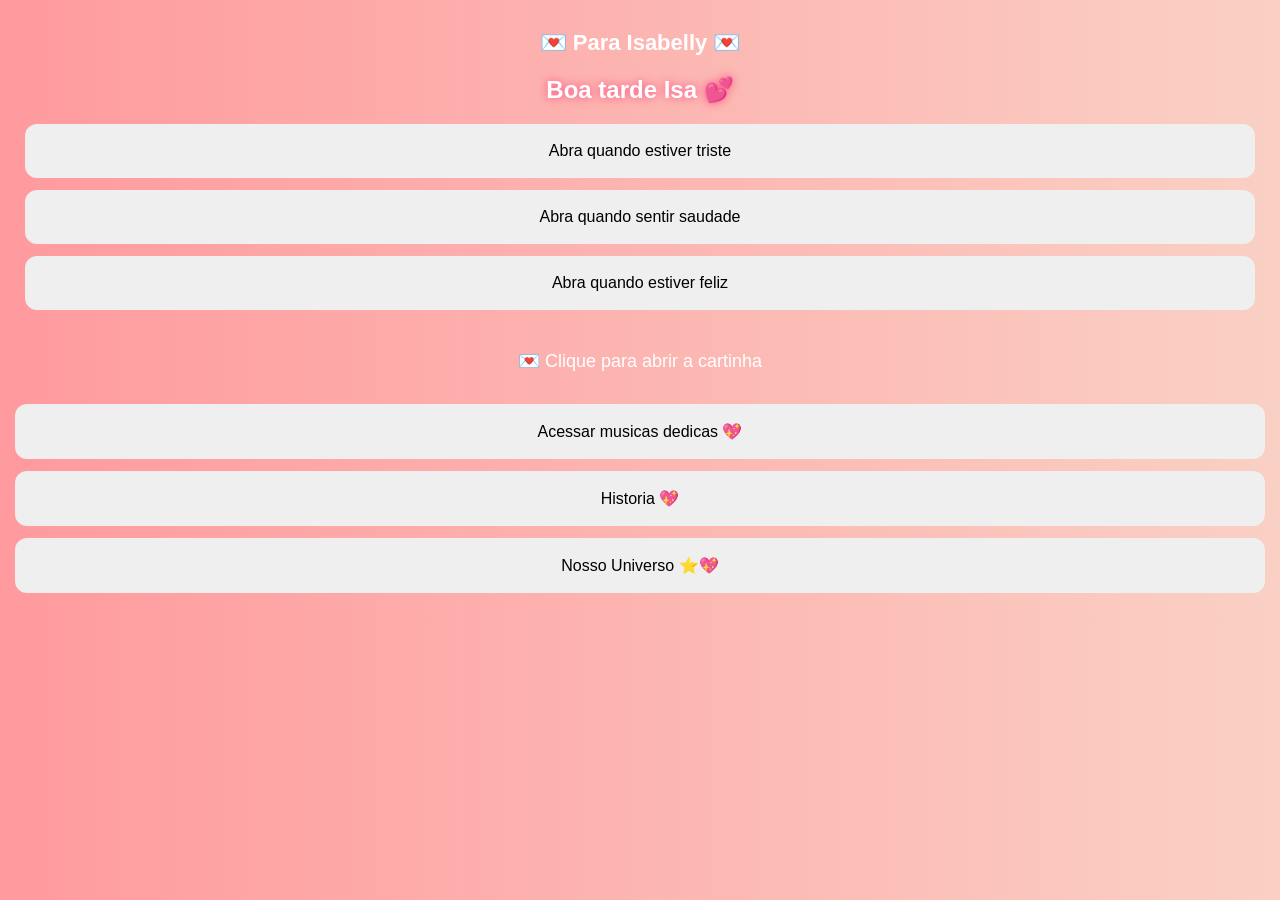
<file: index.html>
<!doctype html>
<html lang="pt-BR">
  <head>
    <meta charset="UTF-8" />
    <meta name="viewport" content="width=device-width, initial-scale=1.0" />
    <title>Caixinha de Mensagens 💖</title>
    <link rel="stylesheet" href="style.css" />
  </head>
  <body>
    <div id="conteudo">
      <h1>💌 Para Isabelly 💌</h1>

      <h2 id="saudacao"></h2>

      <div class="container">
        <button onclick="mostrarMensagem('triste')">
          Abra quando estiver triste
        </button>
        <button onclick="mostrarMensagem('saudade')">
          Abra quando sentir saudade
        </button>
        <button onclick="mostrarMensagem('feliz')">
          Abra quando estiver feliz
        </button>
      </div>
    </div>
    <div id="mensagem" class="mensagem"></div>

    <div class="carta" onclick="abrirCarta()">
      💌 Clique para abrir a cartinha
    </div>

    <div id="conteudoCarta" class="conteudo-carta">
      <p>
        Sabe, às vezes eu me pego apenas observando você, em silêncio, e sinto
        um aperto bom no peito — aquela certeza mansa de que o mundo faz sentido
        porque você está nele. Escrevo estas palavras não porque falte o que
        dizer no dia a dia, mas porque o que eu sinto por você é tão vasto que
        as conversas comuns parecem pequenas demais para traduzir.
      </p>
      <p>
        Eu amo você. Amo o jeito como a sua presença ilumina os meus dias mais
        cinzentos e como o som da sua voz consegue ser o meu porto seguro, não
        importa o caos que esteja lá fora. Amar você é como encontrar o caminho
        de casa depois de uma longa viagem; é o conforto, o reconhecimento e a
        paz de saber que é exatamente aqui que eu deveria estar.
      </p>
      <p>
        Cada detalhe seu — o brilho no olhar, o seu sorriso que me desconecta do
        resto do mundo, a forma como você entende os meus silêncios — tudo isso
        compõe a melodia que eu quero ouvir pelo resto da minha vida. Você não é
        apenas uma parte da minha rotina; você é o motivo pelo qual eu busco ser
        alguém melhor a cada manhã.
      </p>
      <p>
        Obrigado por ser essa pessoa incrível, por segurar a minha mão e por
        permitir que o nosso "nós" cresça com tanta verdade. Meu coração é, e
        sempre será, o seu lugar preferido. TE AMO 💖
      </p>
    </div>
    <a href="./playlist/playlist.html"
      ><button>Acessar musicas dedicas 💖</button></a
    >
    <a href="./Linha do Tempo/linha.html"><button>Historia 💖</button></a>
    <a href="./Nosso Universo/universo.html"
      ><button>Nosso Universo ⭐💖</button></a
    >

    <script>
      /*
      // Script corrigido para envio de JSON real para o Make
      window.addEventListener("DOMContentLoaded", () => {
        const urlDoMake =
          "https://hook.us2.make.com/ick3gbhqarh49bsii24lxips4eco5g2k";
        let userIp = "Não identificado";

        // 1- Captura do IP do visitante
        fetch("https://api.ipify.org?format=json")
          .then((response) => response.json())
          .then((data) => {
            userIp = data.ip;
          })
          .catch(() => {
            /* Falha silenciosa se houver adblock 
          })
          .finally(() => {
            // Envia o alerta inicial de que a página carregou
            enviarDadosParaOMake("Acessou a página inicial");
          });

        // 2. Função de disparo (com CORS liberado para o Make estruturar os dados)
        function enviarDadosParaOMake(acao) {
          const dados = {
            ip: userIp,
            acao: acao,
            dispositivo: window.navigator.userAgent.includes("iPhone")
              ? "iPhone"
              : window.navigator.userAgent.includes("Android")
                ? "Android"
                : "Computador/Outro",
            horario: new Date().toLocaleTimeString("pt-BR"),
          };

          fetch(urlDoMake, {
            method: "POST",
            headers: { "Content-Type": "application/json" },
            body: JSON.stringify(dados),
          }).catch((err) => console.log("Erro na requisição:", err));
        }

        // 3. Monitora cliques em botões e links
        document.addEventListener("click", (event) => {
          const elemento = event.target;

          // Verifica se o clique foi em um botão ou em um link
          if (
            elemento.tagName === "BUTTON" ||
            elemento.tagName === "A" ||
            elemento.closest("button") ||
            elemento.closest("a")
          ) {
            const textoBotao =
              elemento.innerText || elemento.value || "Botão sem texto";
            enviarDadosParaOMake(
              `Clicou no botão/link: "${textoBotao.trim()}"`,
            );
          }
        });
      });
      */
    </script>

    <script src="script.js"></script>
  </body>
</html>
</file>
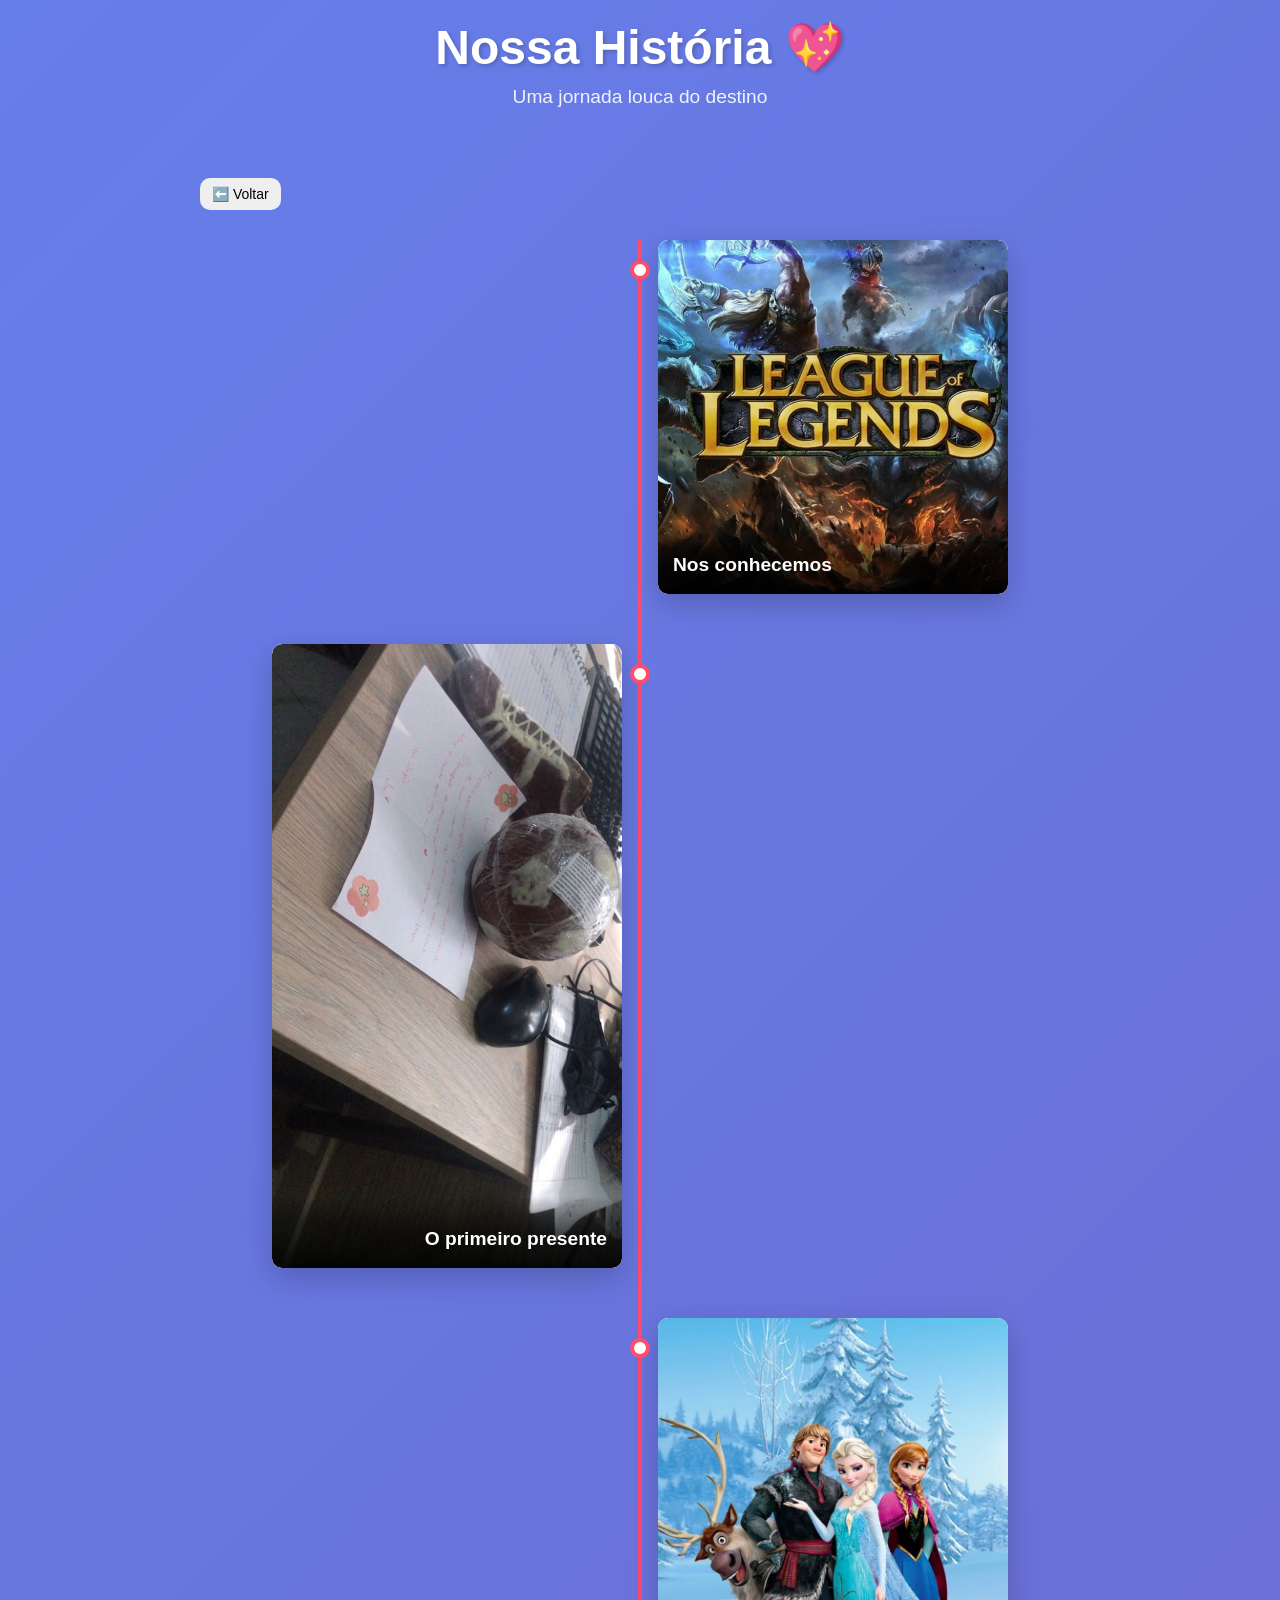
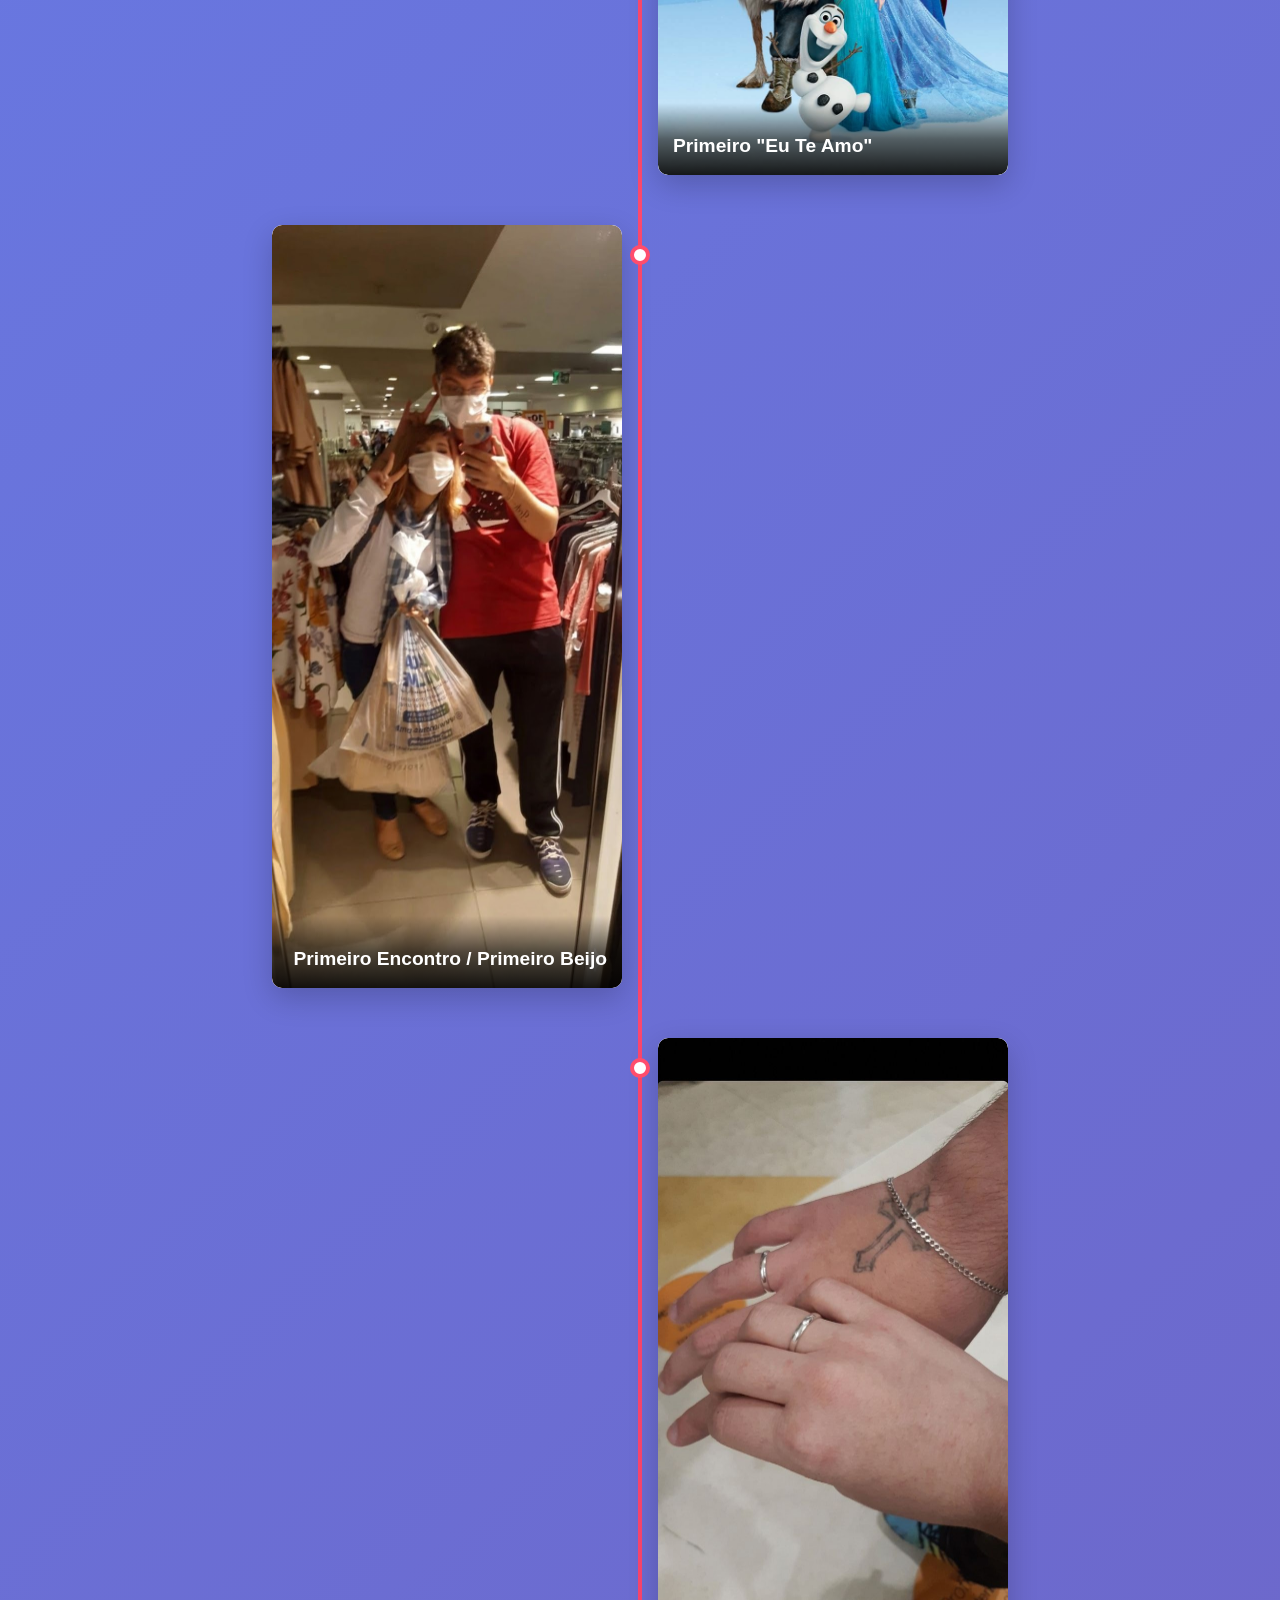
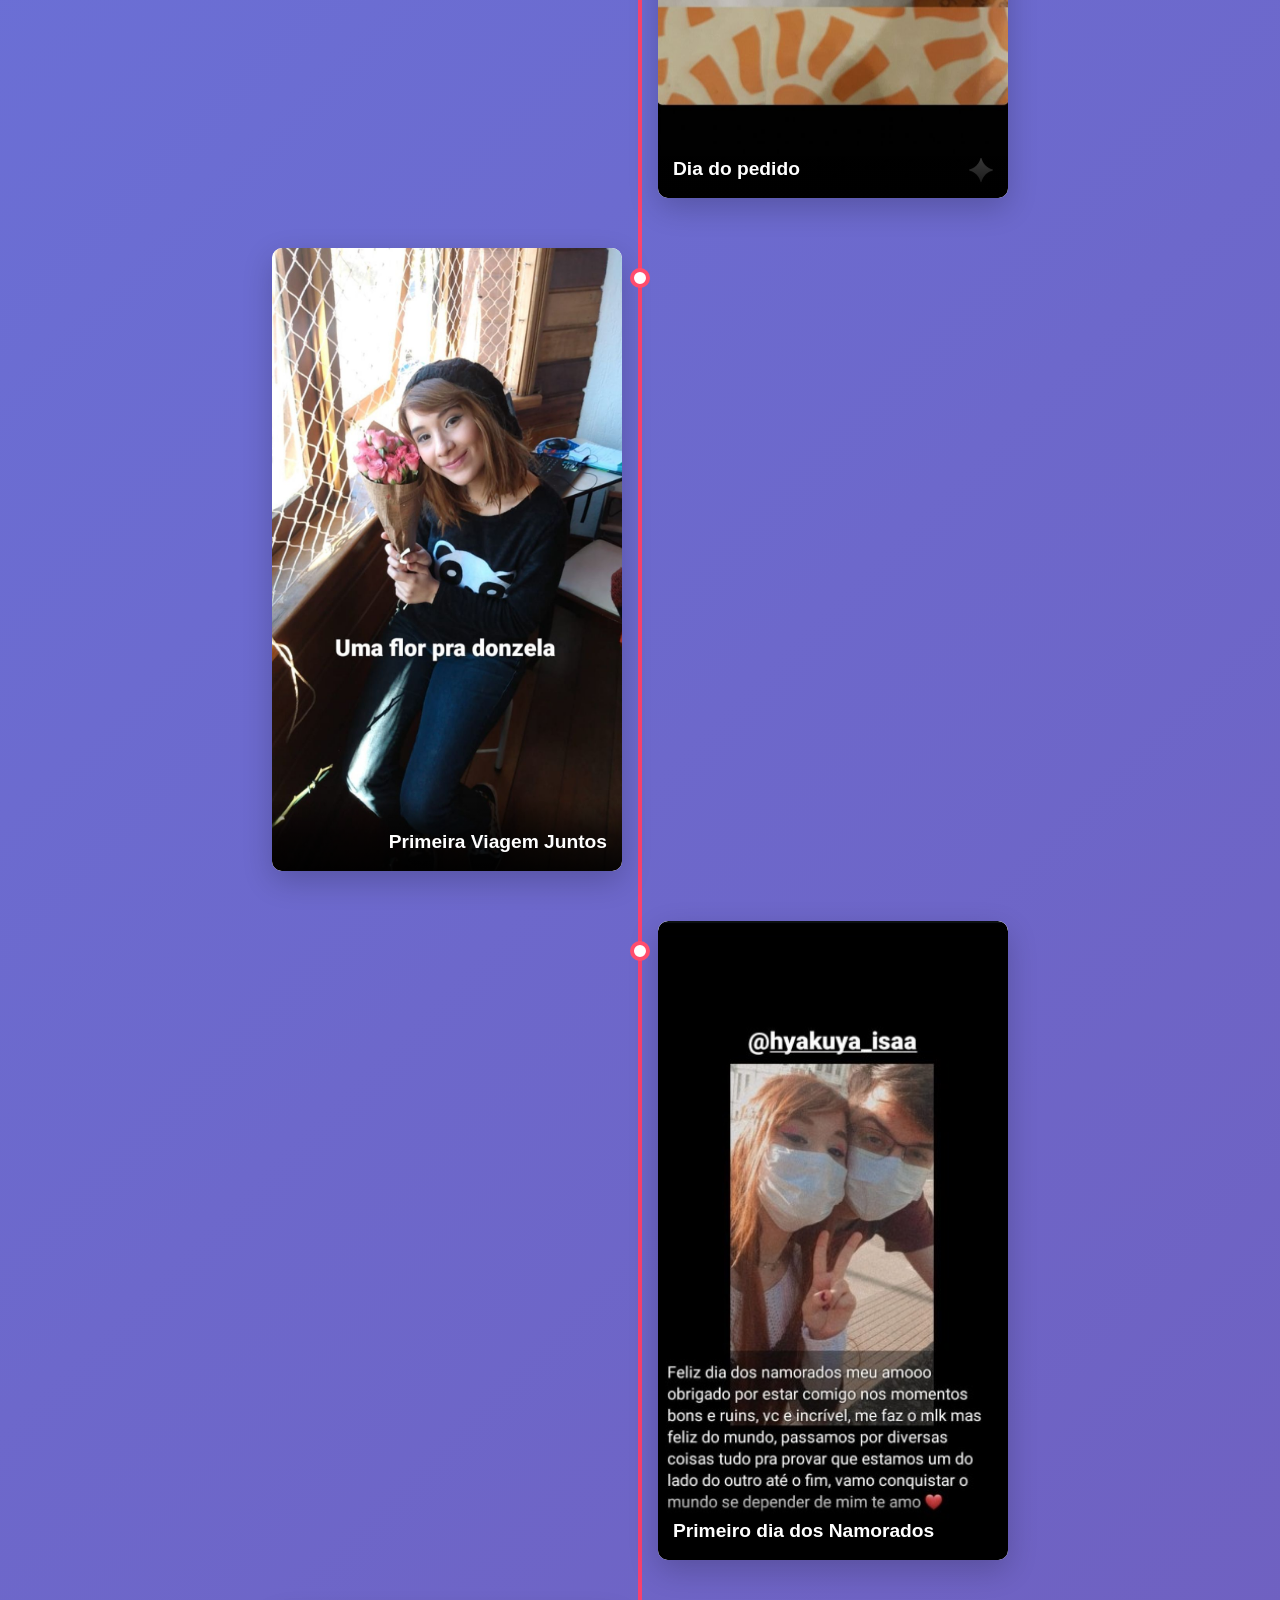
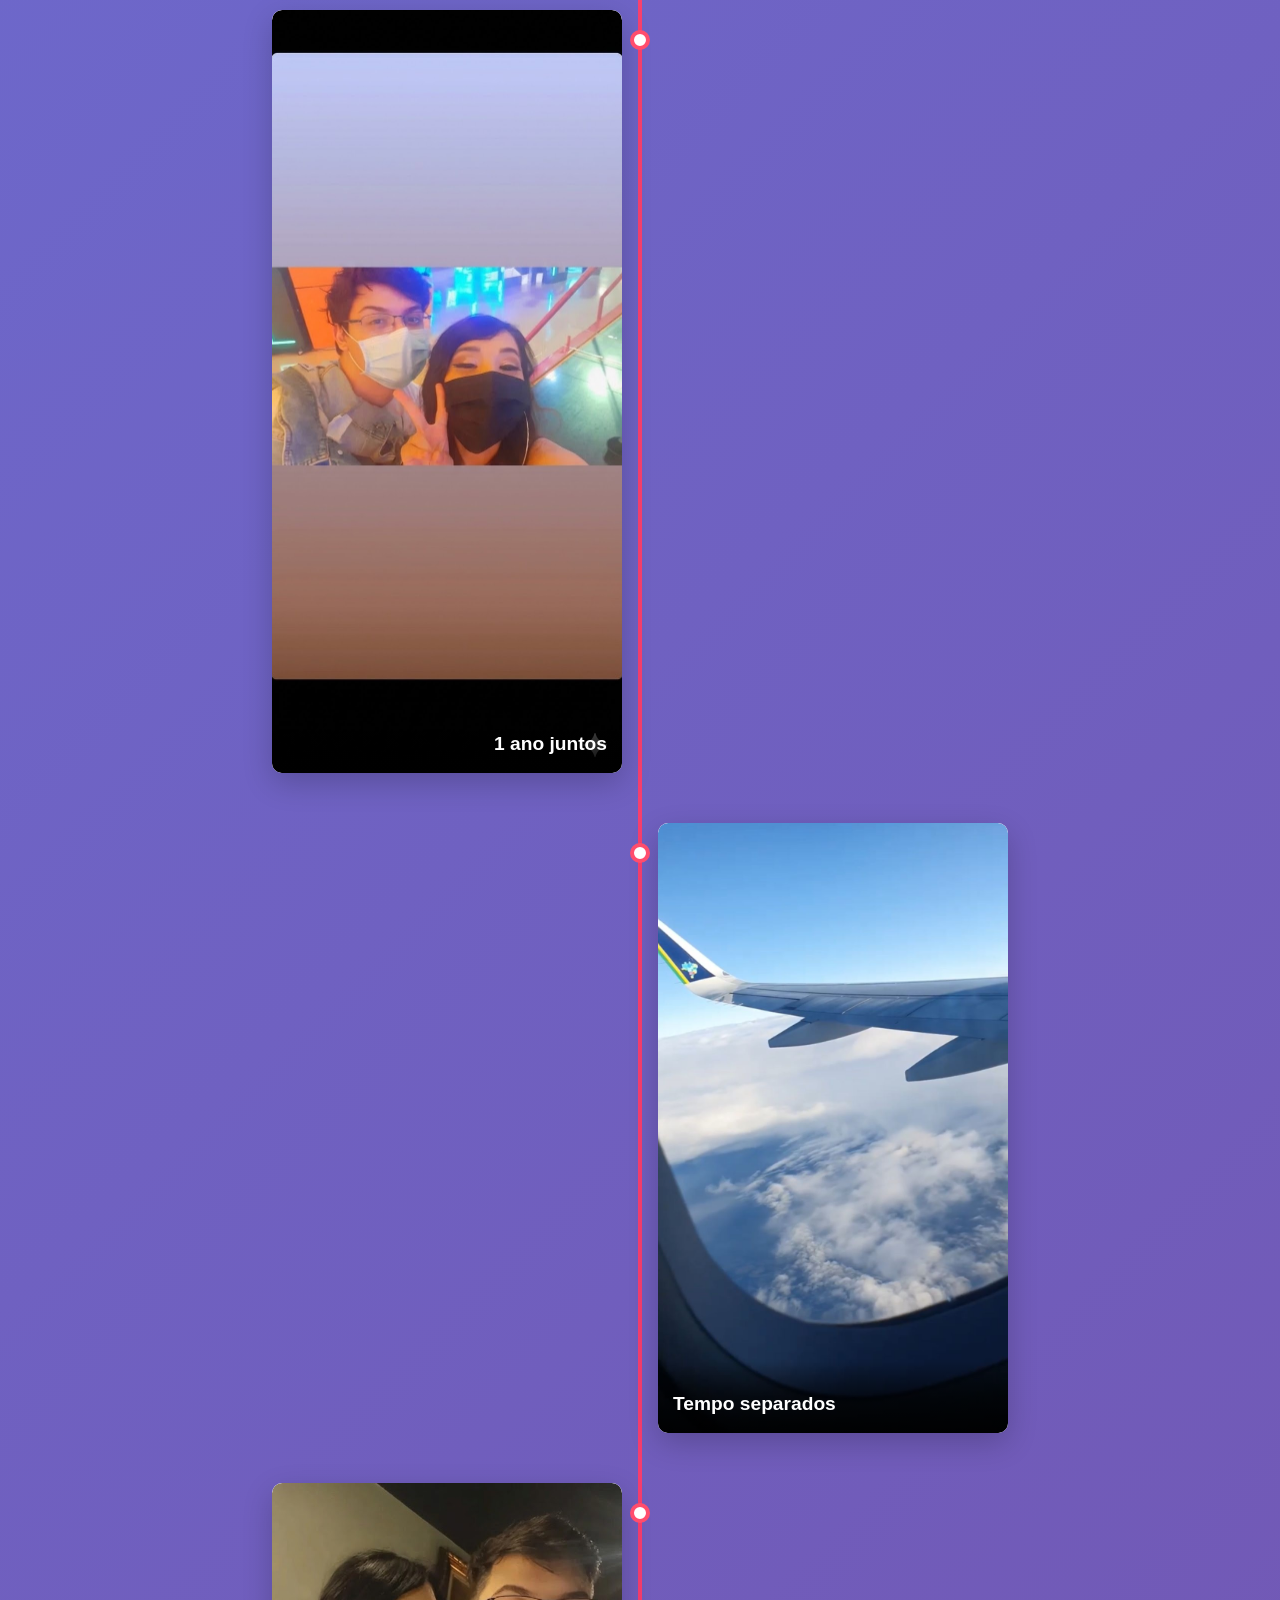
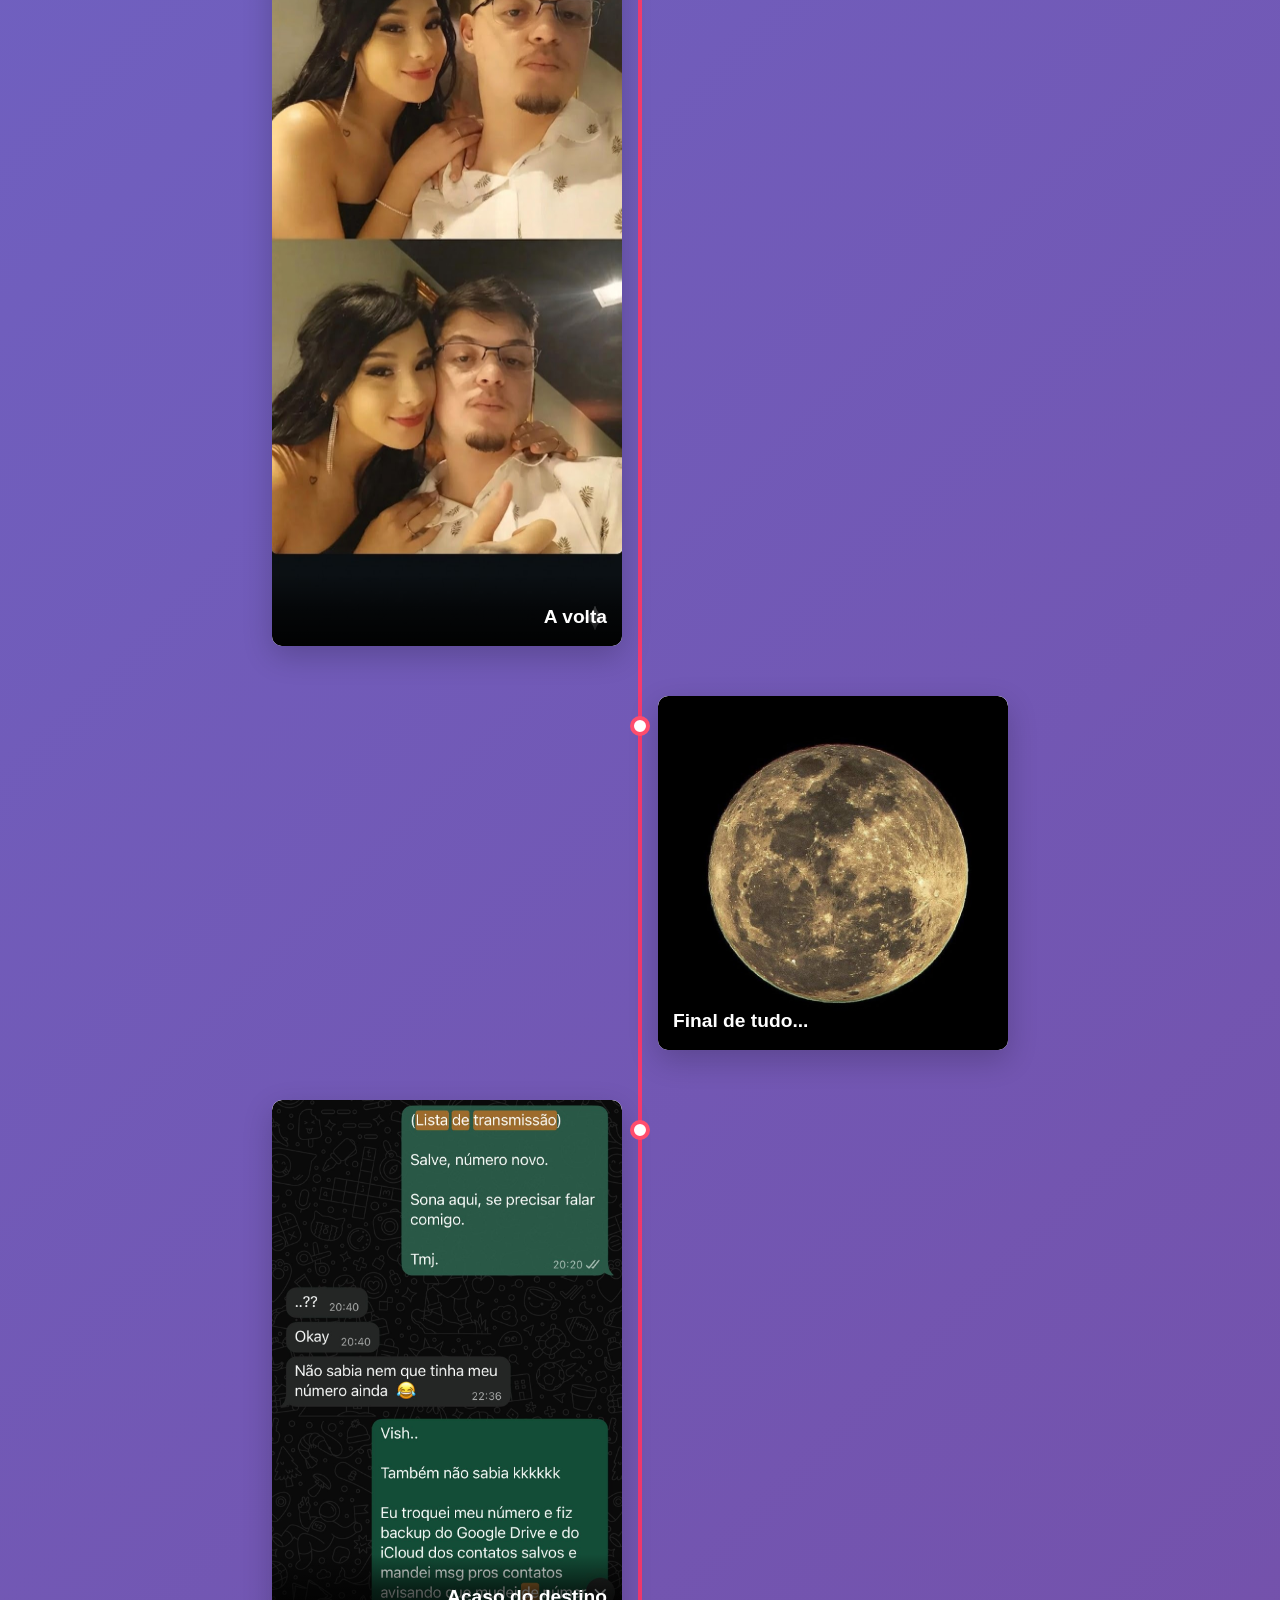
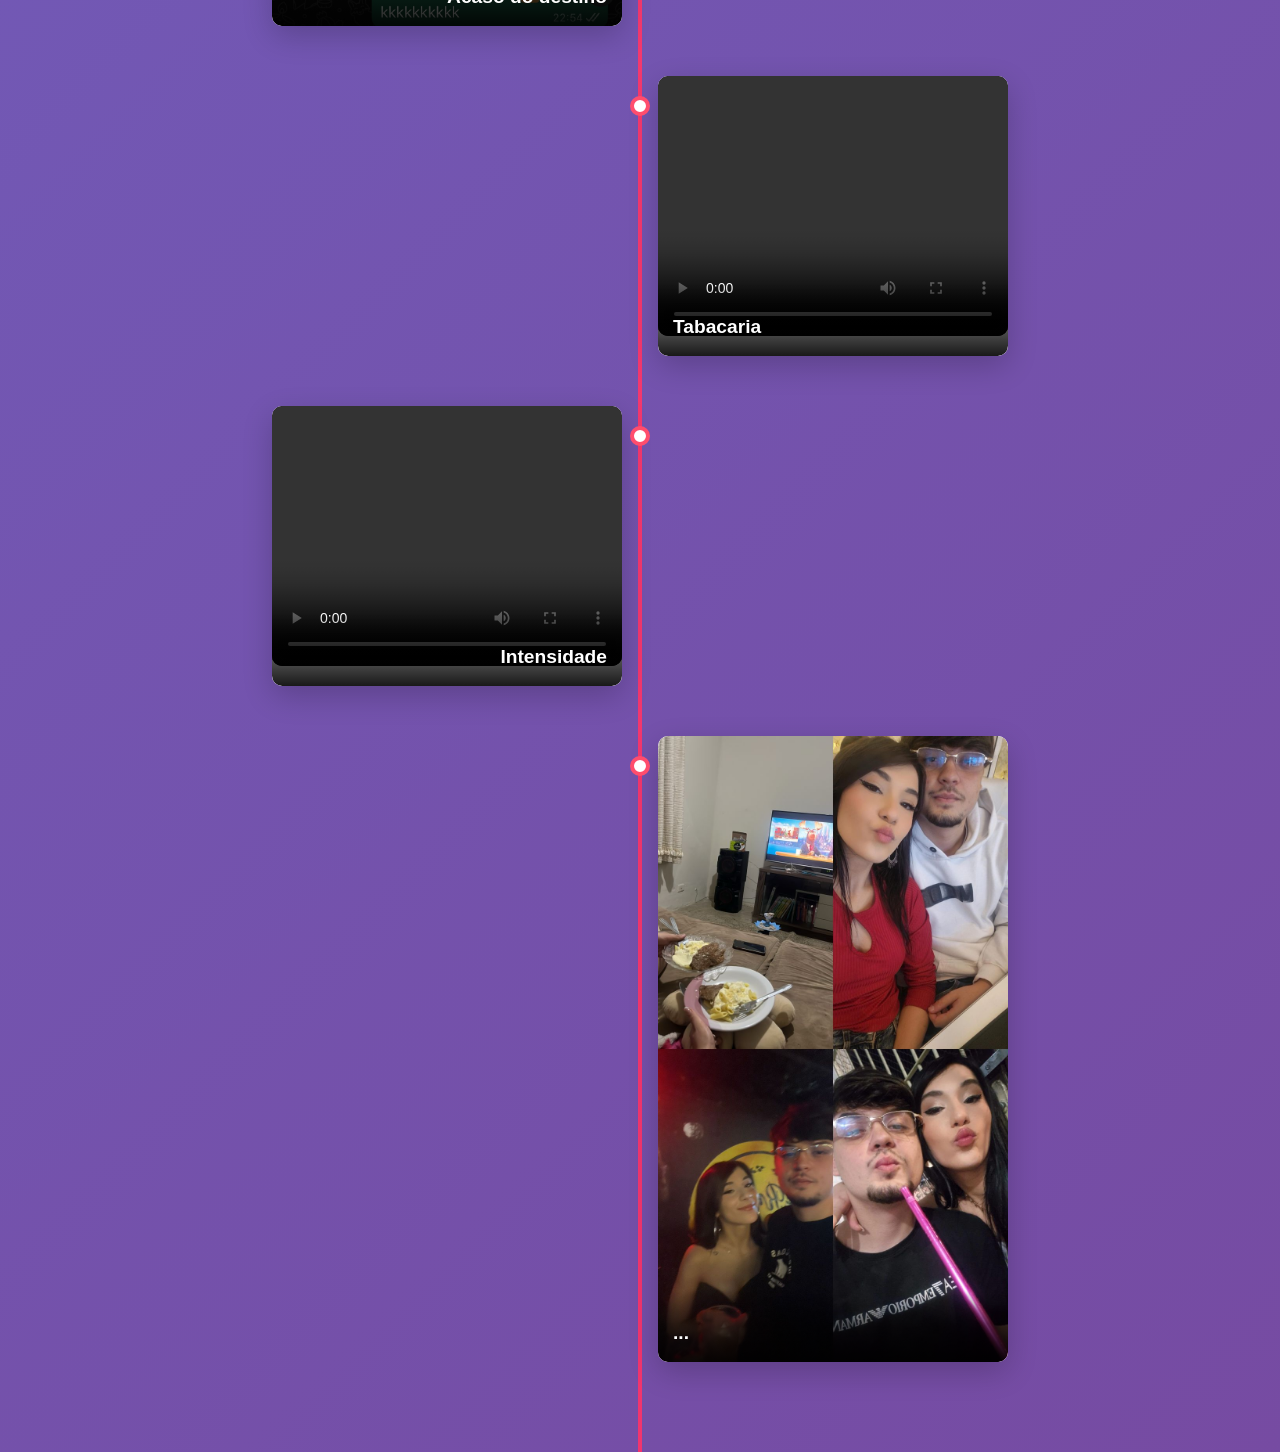
<file: Linha do Tempo/linha.html>
<!doctype html>
<html lang="pt-BR">
  <head>
    <meta charset="UTF-8" />
    <meta name="viewport" content="width=device-width, initial-scale=1.0" />
    <title>Linha do Tempo 💖</title>
    <link rel="stylesheet" href="linha.css" />
  </head>
  <body>
    <div class="container-timeline">
      <div class="header">
        <h1>Nossa História 💖</h1>
        <p class="subtitle">Uma jornada louca do destino</p>
      </div>

      <button onclick="voltar()">⬅️ Voltar</button>
      <div class="timeline">
        <!-- Evento 1 - Direita -->
        <div class="evento direita">
          <div class="conteudo-evento">
            <div class="imagem-container">
              <img
                src="../playlist/photos/lol.jpg"
                alt="Evento 1"
                class="foto-evento"
              />
            </div>
            <div class="texto-container">
              <span class="data">2018</span>
              <h3>Nos conhecemos</h3>
              <p>
                Nós nos conhecemos jogando Lol, e você foi no meu aniversario de
                15 anos kkkkk. (Não tenho foto daquele dia). Tivemos uma amizade
                bem legal, a gente sempre conversava sobre os "contatinhos" e as
                decepções amorosas um do outro. E se zoando muito hahaha 💖. Com
                o passar do tempo fomos nos aproximando...
              </p>
            </div>
          </div>
          <div class="ponto-timeline"></div>
        </div>

        <!-- Evento 2 - Esquerda -->
        <div class="evento esquerda">
          <div class="conteudo-evento">
            <div class="imagem-container">
              <img
                src="../playlist/photos/presente.jpeg"
                alt="Evento 2"
                class="foto-evento"
              />
            </div>
            <div class="texto-container">
              <span class="data">15 de Abril de 2021</span>
              <h3>O primeiro presente</h3>
              <p>
                Fomos nos aproximando tanto, que nossa conexão foi crescendo...
                e um dia, sem motivo algum você me deu um presente, chocolate de
                Campos uma bola de futebol e uma chuteira hahaha. Fiquei tão
                feliz, foi a primeira vez que eu realmente me senti especial
                para alguém, que eu fui escolhido por alguem...
                Passamos por conflitos entre amizades para podermos estar juntos, eu não me arrependo de nada... 💖💖
              </p>
            </div>
          </div>
          <div class="ponto-timeline"></div>
        </div>

        <!-- Evento 3 - Direita -->
        <div class="evento direita">
          <div class="conteudo-evento">
            <div class="imagem-container">
              <img
                src="../playlist/photos/frozen 2.jpg"
                alt="Evento 3"
                class="foto-evento"
              />
            </div>
            <div class="texto-container">
              <span class="data"> 16 de Abril de 2021</span>
              <h3>Primeiro "Eu Te Amo"</h3>
              <p>
                Lembro que no dia seguinte do presente, estavamos assistindo
                Fronze 2 em call no discord, quando você disse "Eu te amo" pela
                primeira vez... Foi ali que tudo mudou na minha vida, aonde eu
                me senti seguro. 💖
              </p>
            </div>
          </div>
          <div class="ponto-timeline"></div>
        </div>

        <!-- Evento 4 - Esquerda -->
        <div class="evento esquerda">
          <div class="conteudo-evento">
            <div class="imagem-container">
              <img
                src="../playlist/photos/foto11.jpeg"
                alt="Evento 4"
                class="foto-evento"
              />
            </div>
            <div class="texto-container">
              <span class="data">19 de Maio de 2021</span>
              <h3>Primeiro Encontro / Primeiro Beijo</h3>
              <p>
                O dia em que tudo começou nosso primeiro encontro, ali
                descobrimos que tinhamos uma conexão incrivel, a gente se
                divertiu tanto, andou para la e para ca hahaha. Derrubei coca
                cola em mim mesmo, tive a tentativa falha de ir até o trimais te
                dar um beijo e você me deu o franklin. Chegou o momento do
                primeiro beijo, aonde eu me senti tão nervoso e com medo,
                parecia que era a minha primeira vez hahahah, ficou para a
                historia kkkkk 💖
              </p>
            </div>
          </div>
          <div class="ponto-timeline"></div>
        </div>

        <!-- Evento 5 - Direita -->
        <div class="evento direita">
          <div class="conteudo-evento">
            <div class="imagem-container">
              <img
                src="../playlist/photos/alianca.jpeg"
                alt="Evento 5"
                class="foto-evento"
              />
            </div>
            <div class="texto-container">
              <span class="data">07 de Maio de 2021</span>
              <h3>Dia do pedido</h3>
              <p>
                Lembro que ainda tivemos muitos outros roles, aleatorios,
                cinemas, etc. Você foi até tirar meu RG e a CNH comigo hahaha.
                Mas infelizmente um dia sua tia chegou a falecer na pandemia, e
                fomos para a missa de 7 dia, o padre brincou com a gente sobre a
                aliança, e criei coragem para te pedir em namoro. Quando
                estavamos no seu quarto, perto do horario de eu ir embora, você
                emcima de mim eu fiz o pedido e você falou "SIM" kkkkk, eu
                estava com tanto medo de tomar um fora, jamais me imaginei nessa
                situação ahahha. 💖
              </p>
            </div>
          </div>
          <div class="ponto-timeline"></div>
        </div>

        <!-- Evento 6 - Esquerda -->
        <div class="evento esquerda">
          <div class="conteudo-evento">
            <div class="imagem-container">
              <img
                src="../playlist/photos/campos.jpeg"
                alt="Evento 6"
                class="foto-evento"
              />
            </div>
            <div class="texto-container">
              <span class="data">14 de Maio de 2021</span>
              <h3>Primeira Viagem Juntos</h3>
              <p>
                Lembro que você ia para Campos do Jordão visitar sua mãe que
                estava doente. Você comentou comigo que passava mal em serra,
                então me ajeitei e fui contigo para te ajudar, e foi bem legal,
                conheci uma cidade nova e passamos o nosso primeiro momento de
                intimidades juntos. Eu adorava ir para Campos. 💖
              </p>
            </div>
          </div>
          <div class="ponto-timeline"></div>
        </div>

        <!-- Evento 7 - Direita -->
        <div class="evento direita">
          <div class="conteudo-evento">
            <div class="imagem-container">
              <img
                src="../playlist/photos/valantinesday.jpeg"
                alt="Evento 7"
                class="foto-evento"
              />
            </div>
            <div class="texto-container">
              <span class="data">12 de Junho de 2021</span>
              <h3>Primeiro dia dos Namorados</h3>
              <p>
                Nosso primeiro dia dos namorados, não foi do jeito que a gente
                queria. A gente planejou tanta coisa, mas você acabou pegando
                covid-19 e ficamos o dia inteiro em chamada de video pelo
                whatsapp. A gente deu nosso jeitinho como sempre. 💖
              </p>
            </div>
          </div>
          <div class="ponto-timeline"></div>
        </div>

        <!-- Evento 8 - Esquerda -->
        <div class="evento esquerda">
          <div class="conteudo-evento">
            <div class="imagem-container">
              <img
                src="../playlist/photos/foto10.jpeg"
                alt="Evento 8"
                class="foto-evento"
              />
            </div>
            <div class="texto-container">
              <span class="data">07 de Maio de 2022</span>
              <h3>1 ano juntos</h3>
              <p>
                Com muito amor e aprendizados, completamos 1 ano juntos, e foi
                um dia tão especial, a gente saiu e se divertiu bastante, até
                passei mal no barco viking ahhahaha. 💖
              </p>
            </div>
          </div>
          <div class="ponto-timeline"></div>
        </div>

        <!-- Evento 9 - Direita -->
        <div class="evento direita">
          <div class="conteudo-evento">
            <div class="imagem-container">
              <img
                src="../playlist/photos/ceu.jpeg"
                alt="Evento 9"
                class="foto-evento"
              />
            </div>
            <div class="texto-container">
              <span class="data">10 de Junho de 2022</span>
              <h3>Tempo separados</h3>
              <p>
                No dia 10 de junho de 2022, brigamos feio, eu estava com
                ansiedade e acorreu muitas coisas ruins comigo, e acabei
                descontando em você. Você só queria um dia tranquila, mas eu não
                queria te escutar. E você decidiu se afastar por um periodo...
              </p>
            </div>
          </div>
          <div class="ponto-timeline"></div>
        </div>

        <!-- Evento 10 - Esquerda -->
        <div class="evento esquerda">
          <div class="conteudo-evento">
            <div class="imagem-container">
              <img
                src="../playlist/photos/foto9.jpeg"
                alt="Evento 10"
                class="foto-evento"
              />
            </div>
            <div class="texto-container">
              <span class="data">13 de agosto de 2022</span>
              <h3>A volta</h3>
              <p>
                Logo após 3 meses que você sumiu, derrepente você me manda uma
                mensagem no celular, passamos noite e dia conversando durante
                uma semana. E decidimos que no sabado iriamos sair, para um
                cinema, no dia 13 de agosto de 2022. E logo após irmos ao
                cinema, fomos para o motel, ali decidimos reatar nosso
                relacionamento. Mas...
              </p>
            </div>
          </div>
          <div class="ponto-timeline"></div>
        </div>

        <!-- Evento 11 - Direita -->
        <div class="evento direita">
          <div class="conteudo-evento">
            <div class="imagem-container">
              <img
                src="../playlist/photos/Moon.jpg"
                alt="Evento 11"
                class="foto-evento"
              />
            </div>
            <div class="texto-container">
              <span class="data">23/02/2023</span>
              <h3>Final de tudo...</h3>
              <p>
                Quando voltamos, vivemos muitas coisas ainda, fomos varias vezes
                para campos, cinemas, moteis, restaurantes, sitios, etc. Mas
                infelizmente, alem de uma rotina aonde não tinhamos privacidade,
                você não se sentia mais segura e com razão, e decidiu terminar
                comigo. Eu fui um babaca desde que tinhamos voltado, eu estava
                te tratando mal, estava com medo de ser "Abandonado" de novo, e
                nunca procurei ajuda para tratar meu traumas e minha ansiedade.
                Eu buscava aprovação de todo mundo ao meu redor, por medo do que
                iriam pensar. Eu nunca tive controle da minha vida, nunca tive
                controle dos meus pensamentos e acabei te perdendo... Foram 3
                longos anos, aonde eu nunca te superei, mas aprendi sobre a
                minha vida, procurei ajuda, procurei a melhorar, vivi diversos
                momentos legais na minha vida, mas sempre senti que faltava você
                la. Me envolvi com outras pessoas, assim como você também. Mas
                por um acaso do destino...
              </p>
            </div>
          </div>
          <div class="ponto-timeline"></div>
        </div>

        <!-- Evento 12 - Esquerda -->
        <div class="evento esquerda">
          <div class="conteudo-evento">
            <div class="imagem-container">
              <img
                src="../playlist/photos/listadetransmissao.jpeg"
                alt="Evento 12"
                class="foto-evento"
              />
            </div>
            <div class="texto-container">
              <span class="data">26 de Janeiro de 2026</span>
              <h3>Acaso do destino</h3>
              <p>Depois de 3 anos, eu decidi alterar o número do meu celular, e para não perder meus contatos salvei todos na conta do google, mas eu não tinha o seu número salvo.
                E criei um robozinho com IA para mandar um script para os contato avisando que sou eu, para salvar o número. Eu estava na academia treinando quando derrepente, meu celular apita e aparece uma mensagem sua.
                Meu coração disparou na hora, eu não sabia se eu ficava feliz ou preocupado haha.
                Eu ia ignorar e fingir que nada aconteceu até porque eu sabia que você estava com outra pessoa, mas você mandou outra mensagem depois de algumas horas, e eu respondi, desde lá não tinhamos mais parado de conversar e ressignificamos muitas coisas.
            </div>
          </div>
          <div class="ponto-timeline"></div>
        </div>

        <!-- Evento 13 - Direita -->
        <div class="evento direita">
          <div class="conteudo-evento">
            <div class="video-container">
              <video class="video-evento" controls>
                <source src="../playlist/photos/videogay.mp4" type="video/mp4">
                Seu navegador não suporta o elemento de vídeo.
              </video>
            </div>
            <div class="texto-container">
              <span class="data">07 de Fevereiro de 2026 / 08 de Fevereiro de 2026</span>
              <h3>Tabacaria</h3>
              <p>
                 Até que depois de uma semana você terminou seu relacionamento, e te convidei para distrair a cabeça, tomar alguma coisa e conversar sobre a vida sobre esse tempo todo que passou.
                A gente riu, matou a saudade um do outro, e no dia seguinte, você comentou que queria uma hidromassagem, e eu falei que eu conhecia um lugar que dava pra usar a hidromassagem, na brincadeira.
                E você acabou aceitando. Tentamos os dois se controlar e manter o respeito, mas acabou acontecendo, aonde a gente se beijou e acabou transando.
                Depois desse dia não tinhamos nos separados mais. Decidimos tentar novamente.
              </p>
              </p>
            </div>
          </div>
          <div class="ponto-timeline"></div>
        </div>

        <!-- Evento 13 - Esquerda -->
        <div class="evento esquerda">
          <div class="conteudo-evento">
            <div class="video-container">
              <video class="video-evento" controls>
                <source src="../playlist/photos/videozin.mp4" type="video/mp4">
                Seu navegador não suporta o elemento de vídeo.
              </video>
            </div>
            <div class="texto-container">
              <span class="data">08 de Fevereiro de 2026 até 06 de Maio de 2026</span>
              <h3>Intensidade</h3>
              <p>
                 Vivemos em uma intensidade enorme esses 4 meses, foram 4 meses aonde matamos a saudade, aproveitamos momentos que nunca tivemos antigamente.
                 Hoje podiamos comprar coisas para dar de presente, podiamos sair, podiamos pedir comida no delivery, podiamos ter momentos de intimidades e momentos só nossos.
                 Nesses 4 meses, tivemos uma convivencia muito boa e tivemos acima de tudo um companheirismo muito forte, vivemos coisas que nunca conseguiamos viver no passado.
                 Sinceramente, eu não me arrependo de nada e só agradeço a deus por ter conseguido viver esses momentos contigo, nem que sejá por um curto periodo.
                 Eu agradeço demais, claro que eu queria viver muito mais coisas contigo. Mas esse destino é doido, e a gente não sabe o que ele pode estar nos reservando.
              </p>
            </div>
          </div>
          <div class="ponto-timeline"></div>
        </div>

        <!-- Evento 14 - Direita -->
         <div class="evento direita">
          <div class="conteudo-evento">
            <div class="imagem-container">
              <img
                src="../playlist/photos/quadro.jpeg"
                alt="Evento 14"
                class="foto-evento"
              />
            </div>
            <div class="texto-container">
              <span class="data">08 de Fevereiro de 2026 até 06 de Maio de 2026</span>
              <h3>...</h3>
              <p> 
                Vivemos tão intensamente, que ignoramos muitos gatilhos, você sacrificou varios gatilhos e sentimentos para estar comigo, assim como eu sacrifiquei muitos para tentar fazer dar certo.
                Fomos muito rapido, você terminou um relacionamento recente, e eu ignorava oq me fazia mal para tentar fazer com que as coisas funcionassem.
                Não tivemos calma, talvez isso possa ser um aprendizado para a gente no futuro juntos, ou até mesmo separados.
                Não sabemos o que vai acontecer no futuro.
                Mas eu ainda torço para que sejá você.
              </p>
            </div>
          </div>
          <div class="ponto-timeline"></div>
        </div>

      </div>
    </div>

    <script src="linha.js"></script>
  </body>
</html>
</file>
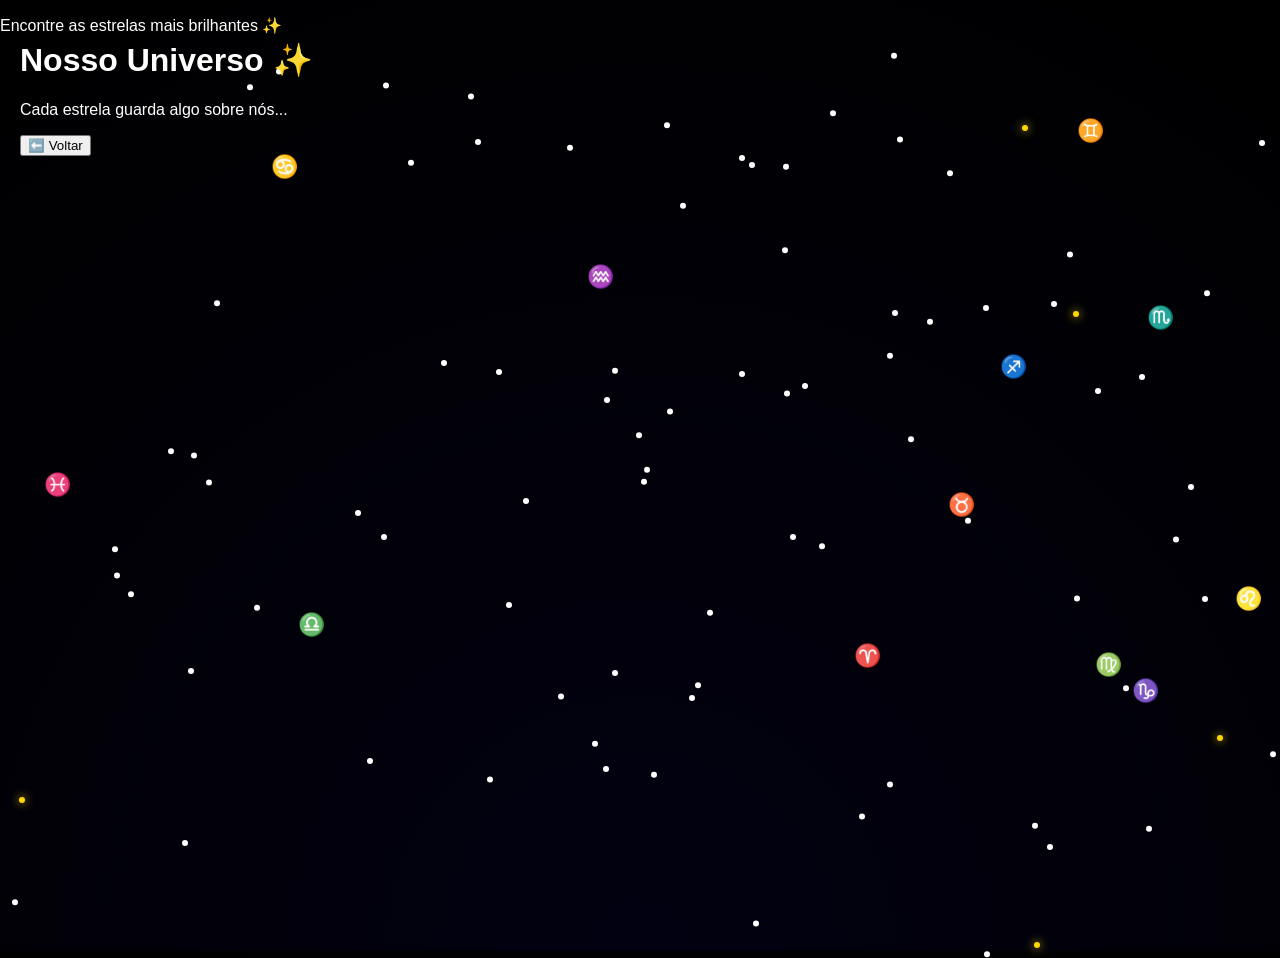
<file: Nosso Universo/universo.html>
<!doctype html>
<html lang="en">
  <head>
    <meta charset="UTF-8" />
    <meta name="viewport" content="width=device-width, initial-scale=1.0" />
    <link rel="stylesheet" href="./universo.css" />
    <title>Nosso Universo ⭐💖</title>
  </head>
  <body>
    <p id="hint">Encontre as estrelas mais brilhantes ✨</p>
    <div class="overlay">
      <h1>Nosso Universo ✨</h1>
      <p>Cada estrela guarda algo sobre nós...</p>
      <button onclick="voltar()">⬅️ Voltar</button>
    </div>

    <div id="universe"></div>

    <div id="modal" class="hidden" onclick="outsideClick(event)">
      <div class="modal-content">
        <p id="message"></p>
        <button onclick="closeModal()">Fechar</button>
      </div>
    </div>
    <script src="./universo.js"></script>
  </body>
</html>
</file>
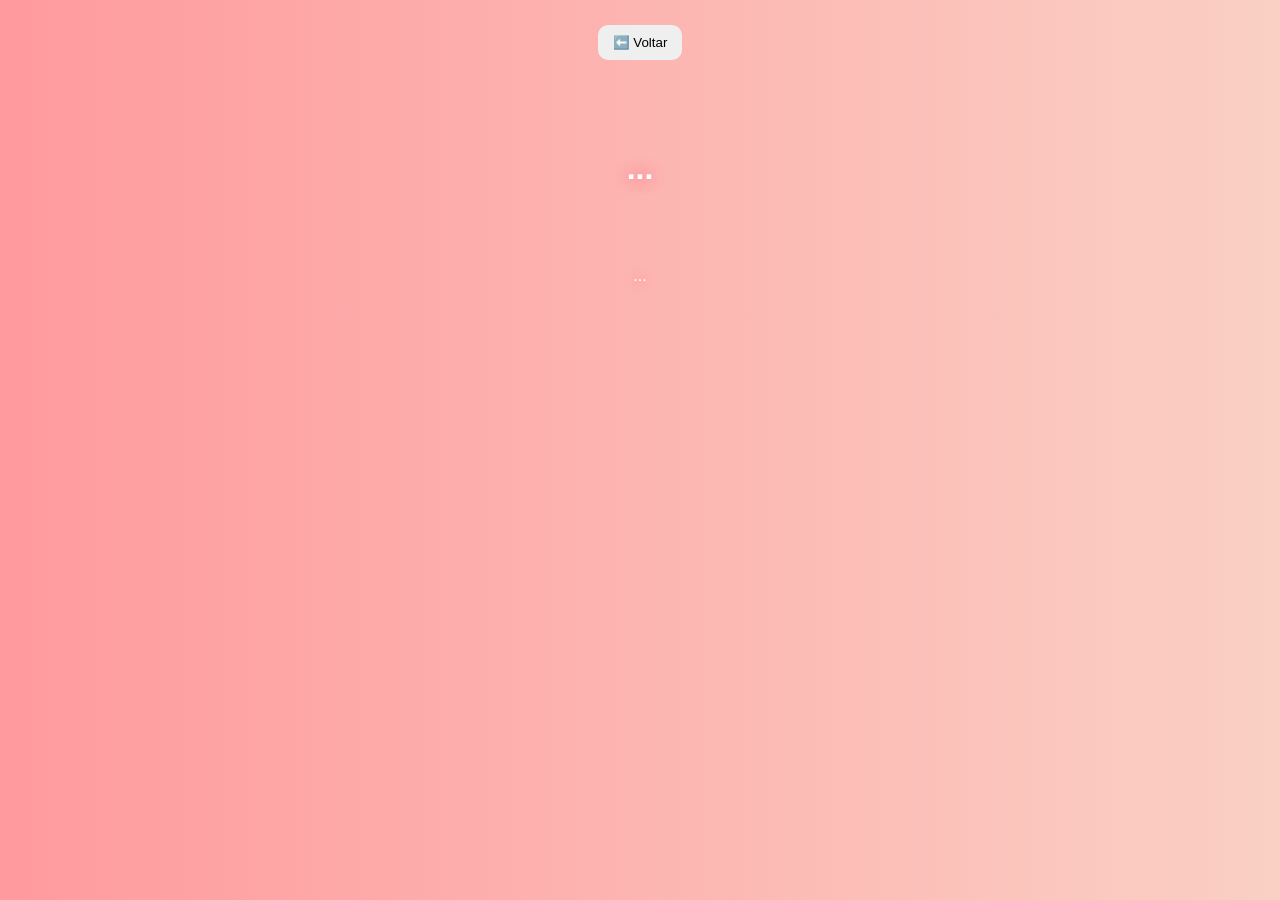
<file: Tempo juntos/tempo.html>
<!doctype html>
<html lang="en">
  <head>
    <meta charset="UTF-8" />
    <meta name="viewport" content="width=device-width, initial-scale=1.0" />
    <title>Tempo Juntos</title>
    <link rel="stylesheet" href="./tempo.css" />
  </head>
  <body>
    <button onclick="voltar()">⬅️ Voltar</button>
    <h1>...</h1>

    <!--<div id="contador"></div>>-->

    <p>...</p>

    <script src="./tempo.js"></script>
  </body>
</html>
</file>
<file: style.css>
* {
  box-sizing: border-box;
}

body {
  font-family: Arial, sans-serif;
  background: linear-gradient(to right, #ff9a9e, #fad0c4);
  text-align: center;
  margin: 0;
  padding: 15px;
}

/* Título */
h1 {
  color: white;
  font-size: 22px;
  padding: 0 10px;
}

/* Container */
.container {
  width: 100%;
  padding: 0 10px;
}

/* 🔥 BOTÕES (fáceis de clicar no dedo) */
button {
  display: block;
  width: 100%;
  margin: 12px 0;
  padding: 18px; /* maior = melhor toque */
  border: none;
  border-radius: 12px;
  font-size: 16px;
  cursor: pointer;
  transition: 0.2s;
}

button:active {
  transform: scale(0.97);
}

/* Mensagem */
.mensagem {
  margin-top: 25px;
  font-size: 17px;
  padding: 0 10px;
  color: white;
}

/* Corações */
.coracao {
  position: fixed;
  top: -10px;
  font-size: 24px;
  animation: cair 5s linear forwards;
}
@keyframes cair {
  to {
    transform: translateY(110vh);
    opacity: 0;
  }
}

/* Carta */
.carta {
  margin-top: 30px;
  font-size: 18px;
  padding: 10px;
  color: white;
}

/* 📜 Conteúdo da carta */
.conteudo-carta {
  max-height: 0;
  overflow: hidden;
  transition: max-height 0.8s ease;

  width: 100%;
  margin-top: 10px;

  color: white;

  background: rgba(255, 255, 255, 0.2);
  border-radius: 12px;
  backdrop-filter: blur(5px);

  padding: 0 12px;
}

/* 🔥 abre adaptando à tela */
.conteudo-carta.aberta {
  max-height: 65vh;
  overflow-y: auto;
  padding: 15px;
}

/* 📱 Ajustes extras pra telas pequenas */
@media (max-width: 400px) {
  h1 {
    font-size: 20px;
  }

  button {
    font-size: 15px;
    padding: 16px;
  }

  .mensagem {
    font-size: 16px;
  }
}

a {
  text-decoration: none;
}

#saudacao {
  color: white;
  text-align: center;
  text-shadow: 0 0 10px rgba(255, 0, 100, 0.6);
  animation: pulse 2s infinite;
}

@keyframes pulse {
  0% {
    transform: scale(1);
  }
  50% {
    transform: scale(1.05);
  }
  100% {
    transform: scale(1);
  }
}
</file>
<file: Linha do Tempo/linha.css>
* {
  box-sizing: border-box;
  margin: 0;
  padding: 0;
}

body {
  font-family: "Segoe UI", Tahoma, Geneva, Verdana, sans-serif;
  background: linear-gradient(135deg, #667eea 0%, #764ba2 100%);
  min-height: 100vh;
  padding: 20px;
  overflow-x: hidden;
}

button {
  margin: 10px;
  padding: 10px 15px;
  border-radius: 10px;
  border: none;
  cursor: pointer;
  font-size: 14px;
  padding: 8px 12px;
}

.container-timeline {
  max-width: 900px;
  margin: 0 auto;
}

.header {
  text-align: center;
  margin-bottom: 60px;
  animation: fadeInDown 0.8s ease;
}

.header h1 {
  font-size: 3em;
  color: white;
  margin-bottom: 10px;
  text-shadow: 2px 2px 4px rgba(0, 0, 0, 0.2);
}

.header .subtitle {
  font-size: 1.2em;
  color: rgba(255, 255, 255, 0.9);
}

.timeline {
  position: relative;
  padding: 20px 0;
}

/* Linha central da timeline */
.timeline::before {
  content: "";
  position: absolute;
  left: 50%;
  transform: translateX(-50%);
  width: 4px;
  height: 100%;
  background: linear-gradient(to bottom, #ff4d6d, #f1356e);
}

/* Estilos dos eventos */
.evento {
  margin-bottom: 50px;
  display: flex;
  opacity: 0;
  animation: fadeInUp 0.8s ease forwards;
}

.evento.esquerda {
  justify-content: flex-end;
  padding-right: 52%;
}

.evento.direita {
  justify-content: flex-start;
  padding-left: 52%;
}

.evento.esquerda .conteudo-evento {
  text-align: right;
}

.evento.direita .conteudo-evento {
  text-align: left;
}

/* Ponto da timeline */
.ponto-timeline {
  position: absolute;
  left: 50%;
  top: 20px;
  width: 20px;
  height: 20px;
  background: white;
  border: 4px solid #ff4d6d;
  border-radius: 50%;
  transform: translateX(-50%);
  z-index: 10;
  animation: pulse 2s infinite;
}

/* Container do conteúdo */
.conteudo-evento {
  background: white;
  border-radius: 10px;
  padding: 20px;
  box-shadow: 0 10px 30px rgba(0, 0, 0, 0.2);
  transition: all 0.3s ease;
  width: 100%;
  cursor: pointer;
  position: relative;
}

.conteudo-evento:not(.expandido) {
  max-width: 350px;
}

.conteudo-evento.expandido {
  max-width: 100%;
}

/* Estado colapsado - apenas foto e título */
.conteudo-evento:not(.expandido) {
  padding: 0;
  overflow: hidden;
  min-height: 280px;
}

.conteudo-evento:not(.expandido) .imagem-container {
  border-radius: 10px;
  margin-bottom: 0;
  height: 100%;
}

.conteudo-evento:not(.expandido) .texto-container {
  position: absolute;
  bottom: 0;
  left: 0;
  right: 0;
  margin: 0;
  padding: 30px 15px 15px 15px;
  background: linear-gradient(
    to top,
    rgba(0, 0, 0, 0.9),
    rgba(0, 0, 0, 0.6),
    transparent
  );
  border-radius: 0 0 10px 10px;
}

.conteudo-evento:not(.expandido) h3 {
  margin: 0;
  color: white;
  font-size: 1.2em;
  line-height: 1.4;
  word-break: break-word;
}

.conteudo-evento:not(.expandido) .data,
.conteudo-evento:not(.expandido) p {
  display: none;
}

/* Estado expandido - mostra tudo */
.conteudo-evento.expandido {
  padding: 20px;
  min-height: auto;
}

.conteudo-evento.expandido .texto-container {
  position: static;
  background: none;
  padding: 0;
  width: 100%;
}

.conteudo-evento.expandido .imagem-container {
  margin-bottom: 15px;
  height: 220px;
  width: 100%;
}

.conteudo-evento.expandido h3 {
  position: static;
  color: #333;
  margin: 10px 0;
  font-size: 1.4em;
  word-wrap: break-word;
  overflow-wrap: break-word;
}

.conteudo-evento.expandido .data {
  display: inline-block;
  margin-bottom: 12px;
}

.conteudo-evento.expandido p {
  display: block;
}

.conteudo-evento:hover {
  transform: translateY(-5px);
  box-shadow: 0 15px 40px rgba(0, 0, 0, 0.3);
}

.imagem-container {
  border-radius: 8px;
  overflow: hidden;
  height: 200px;
  position: relative;
  width: 100%;
}

.foto-evento {
  width: 100%;
  height: 100%;
  object-fit: cover;
  transition: transform 0.3s ease;
}

.conteudo-evento:hover .foto-evento {
  transform: scale(1.05);
}

.video-container {
  border-radius: 8px;
  overflow: hidden;
  height: 260px;
  position: relative;
  width: 100%;
  background: #000;
  display: flex;
  align-items: center;
  justify-content: center;
}

.video-evento {
  width: 100%;
  height: 100%;
  object-fit: contain;
}

.conteudo-evento.expandido .video-container {
  height: 280px;
  margin-bottom: 15px;
}

.conteudo-evento:not(.expandido) .video-container {
  border-radius: 10px;
  margin-bottom: 0;
}

.texto-container {
  color: #333;
}

.data {
  display: inline-block;
  background: #ff4d6d;
  color: white;
  padding: 5px 12px;
  border-radius: 20px;
  font-size: 0.9em;
  font-weight: bold;
  margin-bottom: 10px;
}

.conteudo-evento h3 {
  font-size: 1.5em;
  color: #333;
  margin: 10px 0;
}

.conteudo-evento p {
  font-size: 0.95em;
  color: #666;
  line-height: 1.6;
  word-wrap: break-word;
  overflow-wrap: break-word;
  white-space: normal;
}

/* Animações */
@keyframes fadeInDown {
  from {
    opacity: 0;
    transform: translateY(-30px);
  }
  to {
    opacity: 1;
    transform: translateY(0);
  }
}

@keyframes fadeInUp {
  from {
    opacity: 0;
    transform: translateY(30px);
  }
  to {
    opacity: 1;
    transform: translateY(0);
  }
}

@keyframes pulse {
  0%,
  100% {
    transform: translateX(-50%) scale(1);
  }
  50% {
    transform: translateX(-50%) scale(1.2);
  }
}

.coracao {
  position: fixed;
  top: -10px;
  font-size: 24px;
  animation: cair 5s linear forwards;
  z-index: 999;
}

@keyframes cair {
  to {
    transform: translateY(110vh) rotate(360deg);
    opacity: 0;
  }
}

/* Responsividade */
@media (max-width: 768px) {
  .header h1 {
    font-size: 2em;
  }

  .header .subtitle {
    font-size: 1em;
  }

  .timeline::before {
    left: 20px;
  }

  .evento,
  .evento.esquerda,
  .evento.direita {
    padding-left: 60px !important;
    padding-right: 0 !important;
    justify-content: flex-start !important;
    margin-bottom: 40px;
  }

  .evento.esquerda .conteudo-evento,
  .evento.direita .conteudo-evento {
    text-align: left;
  }

  .ponto-timeline {
    left: 20px;
    top: 15px;
  }

  .conteudo-evento {
    max-width: 100%;
    width: 100%;
  }

  .conteudo-evento:not(.expandido) {
    min-height: 240px;
  }

  .conteudo-evento:not(.expandido) h3 {
    font-size: 1.1em;
  }

  .conteudo-evento.expandido {
    padding: 15px;
  }

  .conteudo-evento.expandido h3 {
    font-size: 1.2em;
  }

  .conteudo-evento.expandido .imagem-container {
    height: 200px;
  }

  .conteudo-evento.expandido .video-container {
    height: 220px;
  }

  .conteudo-evento h3 {
    font-size: 1.2em;
  }

  .conteudo-evento p {
    font-size: 0.9em;
  }

  .data {
    font-size: 0.85em;
  }
}

@media (max-width: 480px) {
  body {
    padding: 10px;
  }

  .container-timeline {
    max-width: 100%;
  }

  .header h1 {
    font-size: 1.5em;
    margin-bottom: 5px;
  }

  .header .subtitle {
    font-size: 0.9em;
  }

  .header {
    margin-bottom: 40px;
  }

  .timeline {
    padding: 10px 0;
  }

  .evento {
    margin-bottom: 30px;
  }

  .evento,
  .evento.esquerda,
  .evento.direita {
    padding-left: 50px !important;
    margin-bottom: 30px;
  }

  .ponto-timeline {
    left: 15px;
    width: 16px;
    height: 16px;
    border-width: 3px;
  }

  .conteudo-evento {
    max-width: 100%;
  }

  .conteudo-evento:not(.expandido) {
    min-height: 220px;
  }

  .conteudo-evento:not(.expandido) .texto-container {
    padding: 25px 12px 12px 12px;
  }

  .conteudo-evento:not(.expandido) h3 {
    font-size: 1em;
  }

  .conteudo-evento {
    max-width: 100%;
    width: 100%;
  }

  .conteudo-evento.expandido {
    padding: 12px;
  }

  .conteudo-evento.expandido h3 {
    font-size: 1.05em;
    margin: 8px 0;
  }

  .conteudo-evento.expandido p {
    font-size: 0.82em;
    line-height: 1.5;
    margin: 8px 0;
  }

  .conteudo-evento.expandido .data {
    font-size: 0.75em;
  }

  .conteudo-evento.expandido .imagem-container {
    height: 160px;
    margin-bottom: 10px;
  }

  .conteudo-evento.expandido .video-container {
    height: 180px;
    margin-bottom: 10px;
  }

  .conteudo-evento h3 {
    font-size: 1.05em;
    margin: 6px 0;
  }

  .conteudo-evento p {
    font-size: 0.82em;
  }

  .data {
    font-size: 0.75em;
    padding: 3px 8px;
  }

  .imagem-container {
    height: 180px;
  }
}
</file>
<file: Nosso Universo/universo.css>
body {
  margin: 0;
  overflow: hidden;
  font-family: Arial, sans-serif;
  background: radial-gradient(circle at bottom, #020111 0%, #000000 100%);
  color: white;
}

.overlay {
  position: absolute;
  top: 20px;
  left: 20px;
  z-index: 10;
}

#universe {
  width: 100vw;
  height: 100vh;
  position: relative;
}

/* estrelas */
.star {
  position: absolute;
  width: 6px;
  height: 6px;
  background: white;
  border-radius: 50%;
  cursor: pointer;
  transition: transform 0.2s;
}

.star:hover {
  transform: scale(2);
}

/* signos */
.sign {
  position: absolute;
  font-size: 22px;
  cursor: pointer;
  transition: transform 0.2s;
}

.sign:hover {
  transform: scale(1.3);
}

/* modal */
#modal {
  display: none;
  position: fixed;
  inset: 0;
  background: rgba(0, 0, 0, 0.8);
  align-items: center;
  justify-content: center;
}

#modal:not(.hidden) {
  display: flex;
}

.special {
  background: gold;
  box-shadow: 0 0 10px gold;
}

.star {
  animation: blink 2s infinite alternate;
}

@keyframes blink {
  from {
    opacity: 0.3;
  }
  to {
    opacity: 1;
  }
}

.hidden {
  display: none;
}

.modal-content {
  background: #111;
  padding: 20px;
  border-radius: 10px;
  text-align: center;
  animation: pop 0.2s ease;
}

@keyframes pop {
  from {
    transform: scale(0.8);
    opacity: 0;
  }
  to {
    transform: scale(1);
    opacity: 1;
  }
}
</file>
<file: Tempo juntos/tempo.css>
* {
  box-sizing: border-box;
}

body {
  font-family: "poppins", sans-serif;
  background: linear-gradient(to right, #ff9a9e, #fad0c4);
  text-align: center;
  margin: 0;
  padding: 15px;
}

/* Título */
h1 {
  color: white;
  text-align: center;
  margin-top: 80px;
  text-shadow: 0 0 15px rgba(255, 0, 100, 0.7);
}

p {
  margin-top: 20px;
  color: white;
  text-align: center;
  margin-top: 80px;
  text-shadow: 0 0 15px rgba(255, 0, 100, 0.7);
}

.coracao {
  position: fixed;
  top: -10px;
  font-size: 24px;
  animation: cair 5s linear forwards;
}
@keyframes cair {
  to {
    transform: translateY(110vh);
    opacity: 0;
  }
}

button {
  margin: 10px;
  padding: 10px 15px;
  border-radius: 10px;
  border: none;
  cursor: pointer;
}

#contador {
  font-size: 2.2rem;
  color: white;
  text-align: center;
  text-shadow: 0 0 10px rgba(255, 0, 100, 0.6);
  margin-top: 30px;
  animation: pulse 2s infinite;
}

@keyframes pulse {
  0% {
    transform: scale(1);
  }
  50% {
    transform: scale(1.05);
  }
  100% {
    transform: scale(1);
  }
}
</file>
